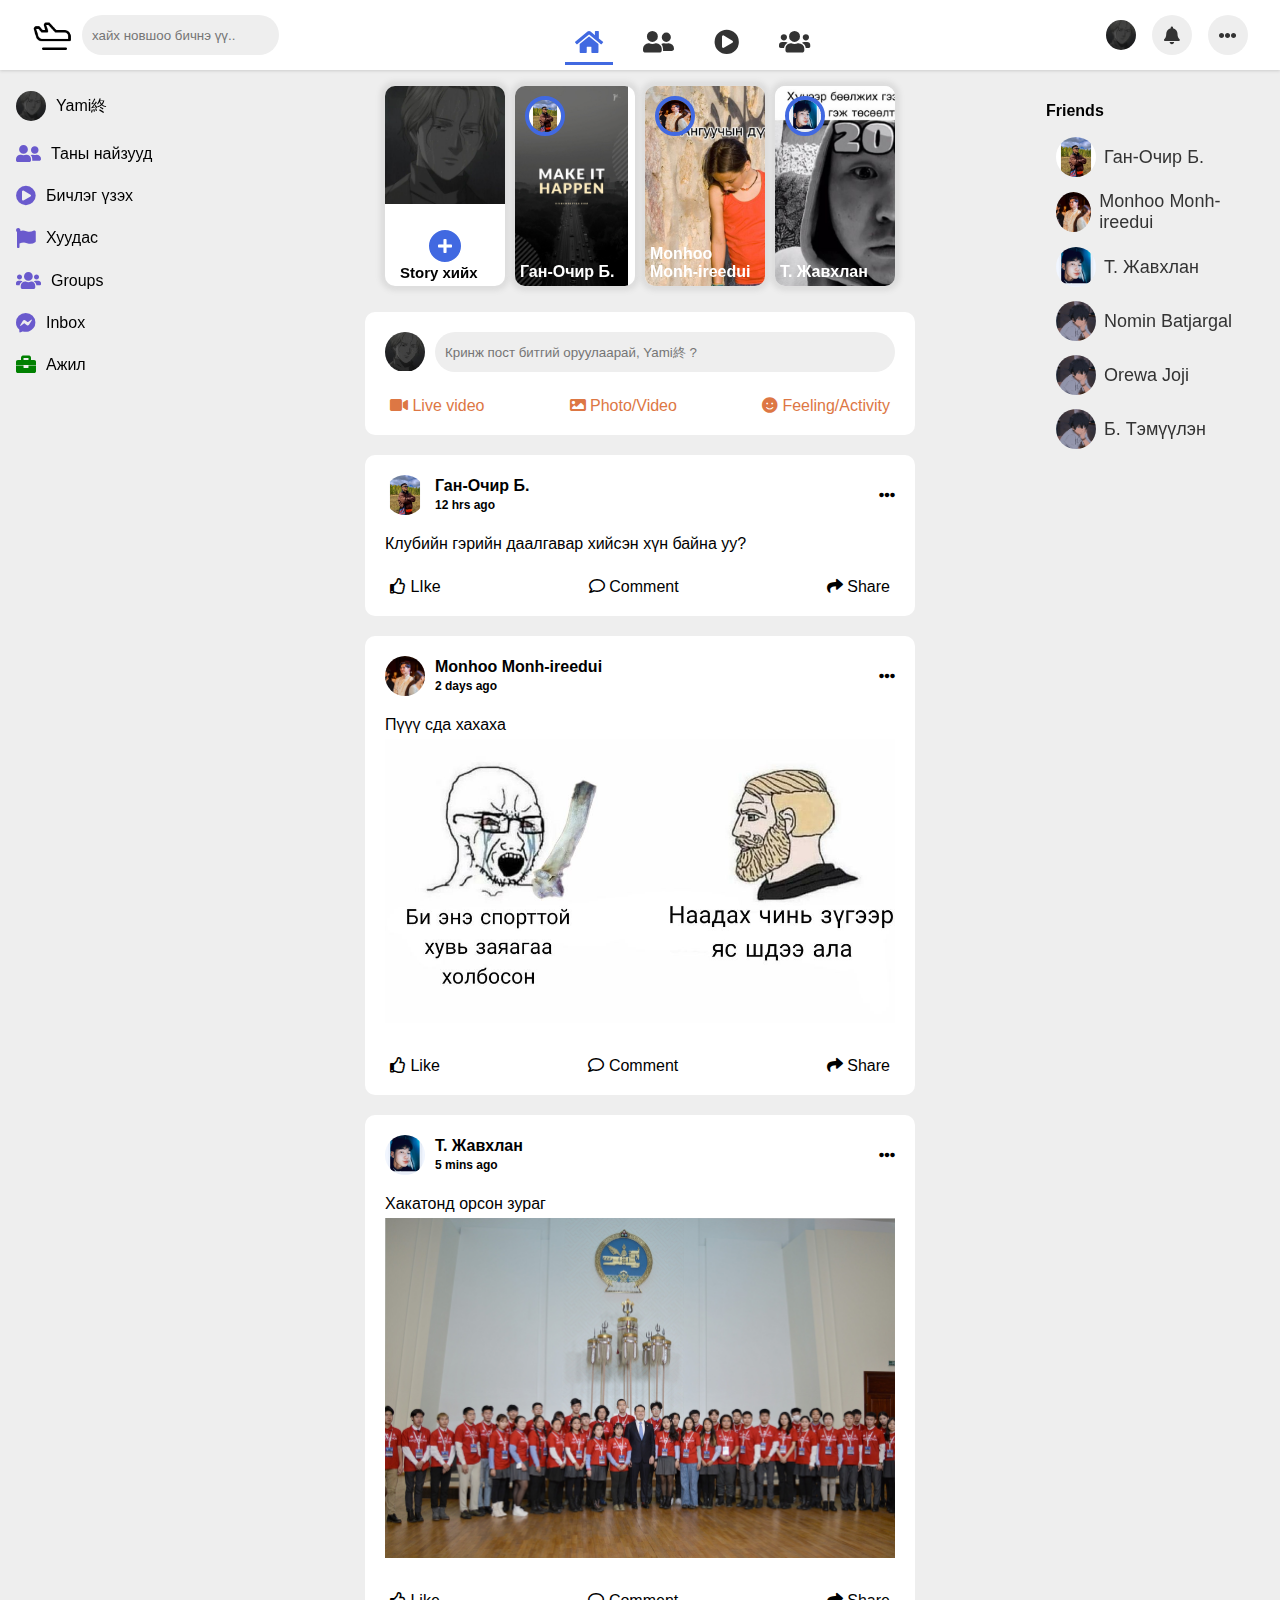
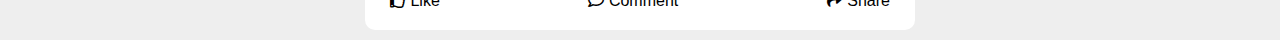
<file: FbProject/nf.html>
<!DOCTYPE html>
<html lang="en">

<head>
    <meta charset="UTF-8">
    <meta http-equiv="X-UA-Compatible" content="IE=edge">
    <meta name="viewport" content="width=device-width, initial-scale=1.0">
    <link rel="shortcut icon" href="./images/logo.png" type="image/x-icon">
    <link rel="stylesheet" href="https://cdnjs.cloudflare.com/ajax/libs/font-awesome/5.15.4/css/all.min.css"
        integrity="sha512-1ycn6IcaQQ40/MKBW2W4Rhis/DbILU74C1vSrLJxCq57o941Ym01SwNsOMqvEBFlcgUa6xLiPY/NS5R+E6ztJQ=="
        crossorigin="anonymous" referrerpolicy="no-referrer" />
    <link rel="stylesheet" href="./nf.css">
    <title>ShitBook</title>
</head>

<body>
    <nav>
        <div class="nav-left">
            <img src="./images/airplane-in-flight.png" alt="Logo">
            <input type="text" placeholder="хайх новшоо бичнэ үү..">
        </div>

        <div class="nav-middle">
            <a href="#" class="active">
                <i class="fa fa-home"></i>
            </a>

            <a href="#">
                <i class="fa fa-user-friends"></i>
            </a>

            <a href="#">
                <i class="fa fa-play-circle"></i>
            </a>

            <a href="#">
                <i class="fa fa-users"></i>
            </a>
        </div>

        <div class="nav-right">
            <span class="profile"></span>

            <a href="#">
                <i class="fa fa-bell"></i>
            </a>

            <a href="#">
                <i class="fas fa-ellipsis-h"></i>
            </a>
        </div>
    </nav>


    <div class="container">
        <div class="left-panel">
            <ul>
                <li>
                    <span class="profile"></span>
                    <p>Yami終</p>
                </li>
                <li>
                    <i class="fa fa-user-friends"></i>
                    <p>Таны найзууд</p>
                </li>
                <li>
                    <i class="fa fa-play-circle"></i>
                    <p>Бичлэг үзэх</p>
                </li>
                <li>
                    <i class="fa fa-flag"></i>
                    <p>Хуудас</p>
                </li>
                <li>
                    <i class="fa fa-users"></i>
                    <p>Groups</p>
                </li>
              
                <li>
                    <i class="fab fa-facebook-messenger"></i>
                    <p>Inbox</p>
                </li>
                <li>
                    <i class="fas fa-briefcase"></i>
                    <p>Ажил</p>
                </li>
            </ul>

        </div>


        <div class="middle-panel">

            <div class="story-section">

                <div class="story create">
                    <div class="dp-image">
                        <img src="./images/proPic.jpg" alt="Profile pic">
                    </div>
                    <span class="dp-container">
                        <i class="fa fa-plus"></i>
                    </span>
                    <span class="name">Story хийх</span>
                </div>


                <div class="story">
                    <img src="./images/discpline.jpg" alt="Ган-очир's story">
                    <div class="dp-container">
                        <img src="./images/ganPro.jpg" alt="">
                    </div>
                    <p class="name">Ган-Очир Б.</p>
                </div>
                <div class="story">
                    <img src="./images/rMiim3.jpg" alt="Story image">
                    <span class="dp-container">
                        <img src="./images/MonhooProPic.jpg" alt="Profile pic">
                    </span>
                    <span class="name">Monhoo Monh-ireedui </span>
                </div>

                <div class="story">
                    <img src="./images/miim.jpg" alt="Story image">
                    <span class="dp-container">
                        <img src="./images/JAvkhlanPro.jpg" alt="Profile pic">
                    </span>
                    <span class="name">Т. Жавхлан</span>
                </div>
            </div>

            <div class="post create">
                <div class="post-top">
                    <div class="dp">
                        <img src="./images/proPic.jpg" alt="">
                    </div>
                    <input type="text" placeholder="Кринж пост битгий оруулаарай, Yami終 ?" />
                </div>
                
                <div class="post-bottom">
                    <div class="action">
                        <i class="fa fa-video"></i>
                        <span>Live video</span>
                    </div>
                    <div class="action">
                        <i class="fa fa-image"></i>
                        <span>Photo/Video</span>
                    </div>
                    <div class="action">
                        <i class="fa fa-smile"></i>
                        <span>Feeling/Activity</span>
                    </div>
                </div>
            </div>

            <div class="post">
                <div class="post-top">
                    <div class="dp">
                        <img src="./images/ganPro.jpg" alt="">
                    </div>
                    <div class="post-info">
                        <p class="name">Ган-Очир Б.</p>
                        <span class="time">12 hrs ago</span>
                    </div>
                    <i class="fas fa-ellipsis-h"></i>
                </div>

                <div class="post-content">
                    Клубийн гэрийн даалгавар хийсэн хүн байна уу?

                </div>
                
                
                <div class="post-bottom">
                    
                    <div class="action">
                        <i class="far fa-thumbs-up"></i>
                        <span>LIke</span>
                    </div>
                    <div class="action">
                        <i class="far fa-comment"></i>
                        <span>Comment</span>
                    </div>
                    <div class="action">
                        <i class="fa fa-share"></i>
                        <span>Share</span>
                    </div>
                </div>
            </div>

            <div class="post">
                <div class="post-top">
                    <div class="dp">
                        <img src="./images/MonhooProPic.jpg" alt="">
                    </div>
                    <div class="post-info">
                        <p class="name">Monhoo Monh-ireedui</p>
                        <span class="time">2 days ago</span>
                    </div>
                    <i class="fas fa-ellipsis-h"></i>
                </div>

                <div class="post-content">
                    Пүүү сда хахаха
                    <br>
                    <img src="./images/randommiim2.jpg" />
                </div>
                
                <div class="post-bottom">
                    <div class="action">
                        <i class="far fa-thumbs-up"></i>
                        <span>Like</span>
                    </div>
                    <div class="action">
                        <i class="far fa-comment"></i>
                        <span>Comment</span>
                    </div>
                    <div class="action">
                        <i class="fa fa-share"></i>
                        <span>Share</span>
                    </div>
                </div>
            </div>

            <div class="post">
                <div class="post-top">
                    <div class="dp">
                        <img src="./images/JAvkhlanPro.jpg" alt="">
                    </div>
                    <div class="post-info">
                        <p class="name">Т. Жавхлан</p>
                        <span class="time">5 mins ago</span>
                    </div>
                    <i class="fas fa-ellipsis-h"></i>
                </div>
                <div class="post-content">
                    Хакатонд орсон зураг
                    
                    <img src="./images/hackathon.jpg" alt="Shoes">
                </div>
                <div class="post-bottom">
                    <div class="action">
                        <i class="far fa-thumbs-up"></i>
                        <span>Like</span>
                    </div>
                    <div class="action">
                        <i class="far fa-comment"></i>
                        <span>Comment</span>
                    </div>
                    <div class="action">
                        <i class="fa fa-share"></i>
                        <span>Share</span>
                    </div>
                </div>
            </div>
            
        </div>
        <div class="right-panel">
            

            <div class="friends-section">
                <h4>Friends</h4>
                <a class='friend' href="#">
                    <div class="dp">
                        <img src="./images/ganPro.jpg" alt="">
                    </div>
                    <p class="name">Ган-Очир Б.</p>
                </a>

                <a class='friend' href="#">
                    <div class="dp">
                        <img src="./images/MonhooProPic.jpg" alt="">
                    </div>
                    <p class="name">Monhoo Monh-ireedui</p>
                </a>

                <a class="friend" href="#">
                    <div class="dp">
                        <img src="./images/JAvkhlanPro.jpg" alt="">
                    </div>
                    <p class="name">Т. Жавхлан</p>
                </a>

                <a class="friend" href="#">
                    <div class="dp">
                        <img src="./images/animePRo.webp" alt="">
                    </div>
                    <p class="name">Nomin Batjargal</p>
                </a>

                <a class="friend" href="#">
                    <div class="dp">
                        <img src="./images/animePRo.webp" alt="">
                    </div>
                    <p class="name">Orewa Joji</p>
                </a>

                <a class="friend" href="#">
                    <div class="dp">
                        <img src="./images/animePRo.webp" alt="">
                    </div>
                    <p class="name">Б. Тэмүүлэн</p>
                </a>
            </div>
        </div>
    </div>
</body>
</html>
</file>
<file: FbProject/nf.css>
*{
    margin:0;
    padding:0;
    box-sizing: border-box;
    font-family: sans-serif;
}

nav{
    height:70px;
    width:100%;
    padding: 0 2rem;
    display:flex;
    justify-content: space-between;
    background-color: #fff;
    box-shadow: 0px 1px 3px #ccc;
    position:sticky;
    top:0;
    z-index:99;
}

nav .nav-left, nav .nav-right{
    display:flex;
    align-items: center;
}

nav .nav-left > img{
    width:40px;
}

nav .nav-left > input{
    height:40px;
    padding:5px 10px;
    border:none;
    border-radius: 25px;
    outline:none;
    background-color: #eee;
    margin-left: 10px;
}

nav .nav-middle{
    display:flex;
    align-items:flex-end;
    padding-bottom: 5px;
}

nav .nav-middle a{
    text-decoration: none;
    color:#333;
    padding:10px;
    margin:0px 10px;
}

nav .nav-middle a.active{
    color:royalblue;
    position:relative;
}

nav .nav-middle a.active::after{
    content:'';
    width:100%;
    height:3px;
    position:absolute;
    bottom:0;
    left:0;
    background:royalblue;
}

nav .nav-middle a > i{
    font-size: 25px;
}

nav .nav-right .profile, .container .left-panel .profile{
    background: url('./images/proPic.jpg');
    height:30px;
    width:30px;
    background-size: cover;
    border-radius: 50%;
    cursor: pointer;
}

nav .nav-right a{
    text-decoration: none;
    color:#333;
    height:40px;
    width:40px;
    border-radius: 50%;
    background:#eee;
    display:grid;
    place-items: center;
    margin-left:1rem;
}

nav .nav-right a > i{
    font-size:18px;
}


.container{
    background:#eee;
    display:flex;
}

.container .left-panel, .container .right-panel{
    position: sticky;
    top:70px;
    width:250px;
    height:100vh
}

.container .left-panel ul{
    padding:10px 0px;
}

.container .left-panel ul li{
    list-style: none;
    display: flex;
    padding:.7rem 1rem;
    align-items: center;
    transition: .3s;
    border-radius: 5px;
    cursor: pointer;
}

.container .left-panel ul li:hover{
    background:#ddd;
}

.container .left-panel ul li > p{
    margin-left: 10px;
}

.container .left-panel ul li > i{
    font-size:20px;
    color:slateblue;
}

.container .left-panel ul li > i.fa-calendar-week{
    color:tomato;
}

.container .left-panel ul li i.fa-briefcase{
    color:green;
}

.container .left-panel ul li i.fa-star{
    color:yellowgreen;
}

.container .left-panel ul li i.fa-hands-helping{
    color:indianred;
}

.container .left-panel .footer-links{
    padding:5px 1rem;
}

.container .left-panel .footer-links a{
    text-decoration: none;
    color:#333;
    font-size:12px;
}

.middle-panel{
    flex:1;
    display:flex;
    flex-direction: column;
    align-items:center;
}

.middle-panel .story-section{
    display:flex;
    padding:1rem;
}

.middle-panel .story-section .story{
    width:120px;
    height:200px;
    border-radius: 10px;
    position: relative;
    overflow:hidden;
    cursor: pointer;
    margin:0px 5px;
    box-shadow: 0 0 5px 5px #ddd;
    background:#fff;
}

.middle-panel .story-section .story > img{
    height:100%;
    transition:.3s ease-in;
}

.middle-panel .story-section .story:hover > img{
    transform:scale(1.05);
}

.middle-panel .story-section .story .dp-container{
    width:40px;
    height:40px;
    border-radius: 50%;
    overflow:hidden;
    position:absolute;
    top:10px;
    left:10px;
    border:royalblue 4px solid; 
}

.middle-panel .story-section .story .dp-container > img{
    width:100%;
    height:100%;
}

.middle-panel .story-section .story .name{
    position:absolute;
    bottom:0px;
    left:0px;
    padding:5px;
    color:#fff;
    font-weight:bold;
}

.middle-panel .story-section .story.create .dp-image{
    height:80%;
    overflow:hidden;
}

.middle-panel .story-section .story.create .dp-image img{
    width:100%;
}

.middle-panel .story-section .story.create .dp-container{
    top:70%;
    left:50%;
    transform: translateX(-50%);
    display:grid;
    place-items: center;
    background:royalblue;
    border:4px solid #fff;
}

.middle-panel .story-section .story.create .dp-container i{
    color: #fff;
}

.middle-panel .story-section .story.create .name{
    color: #000;
    font-size:15px;
    left:10px;
}

.post{
    width:550px;
    background:#fff;
    border-radius:10px;
    padding:10px;
    margin:10px;
}

.post .post-top{
    display:flex;
    align-items: center;
    padding:10px;
}

.post .post-top .dp{
    width:40px;
    height:40px;
    border-radius: 50%;
    overflow:hidden;
}

.post .post-top .dp > img{
    width:100%;
    cursor:pointer;
}

.post .post-top .post-info{
    margin-left:10px;    
    font-weight: bold;
}

.post .post-top .post-info .name{
    cursor:pointer;
    font-size:16px;
}

.post .post-top .post-info .time{
    font-size:12px;
    cursor:pointer;
}

.post .post-top i{
    margin-left:auto;
    cursor: pointer;
}

.post .post-top > input{
    height:40px;
    padding:5px 10px;
    border-radius:25px;
    outline:none;
    border:none;
    flex:1;
    background:#eee;
    margin-left:10px;
}

.post .post-content{
    font-size:16px;
    font-weight:normal;
    padding:10px;
}

.post .post-content > img{
    width:100%;
    margin:5px 0px;
}

.post .post-bottom{
    box-shadow: 1px solid #ddd;
    display:flex;
    justify-content: space-between;
    padding:5px 5px 0px 5px;
}

.post .post-bottom .action{
    padding:10px;
    border-radius:10px;
    transition: .3s ease-in;
    cursor: pointer;
}

.post .post-bottom .action:hover{
    background:#eee;
}

.post.create .post-bottom > .action{
    color:#d74;
}

.container .right-panel{
    padding:1rem;
}

.right-panel .pages-section,
.right-panel .friends-section{
    margin:1rem 0px;
}

.right-panel .pages-section h4,
.right-panel .friends-section h4{
    margin-bottom:10px;
}

.right-panel .pages-section .page,
.right-panel .friends-section .friend{
    display: flex;
    align-items:center;
    text-decoration: none;
    transition: .3s ease-in-out;
    border-radius: 5px;
    padding:7px 10px;
    color:#333;
}

.right-panel .pages-section .page:hover,
.right-panel .friends-section .friend:hover{
    background:#ddd;
}

.right-panel .pages-section .page > .dp,
.right-panel .friends-section .friend > .dp{
    height:40px;
    width:40px;
    border-radius: 50%;
    overflow:hidden;
    cursor: pointer;
}

.right-panel .pages-section .page > .dp > img, 
.right-panel .friends-section .friend > .dp > img{
    width:100%;
}

.right-panel .pages-section .name, .right-panel .friends-section .name{
    font-size:18px;
    cursor:pointer;
    margin-left:8px;
}
</file>
